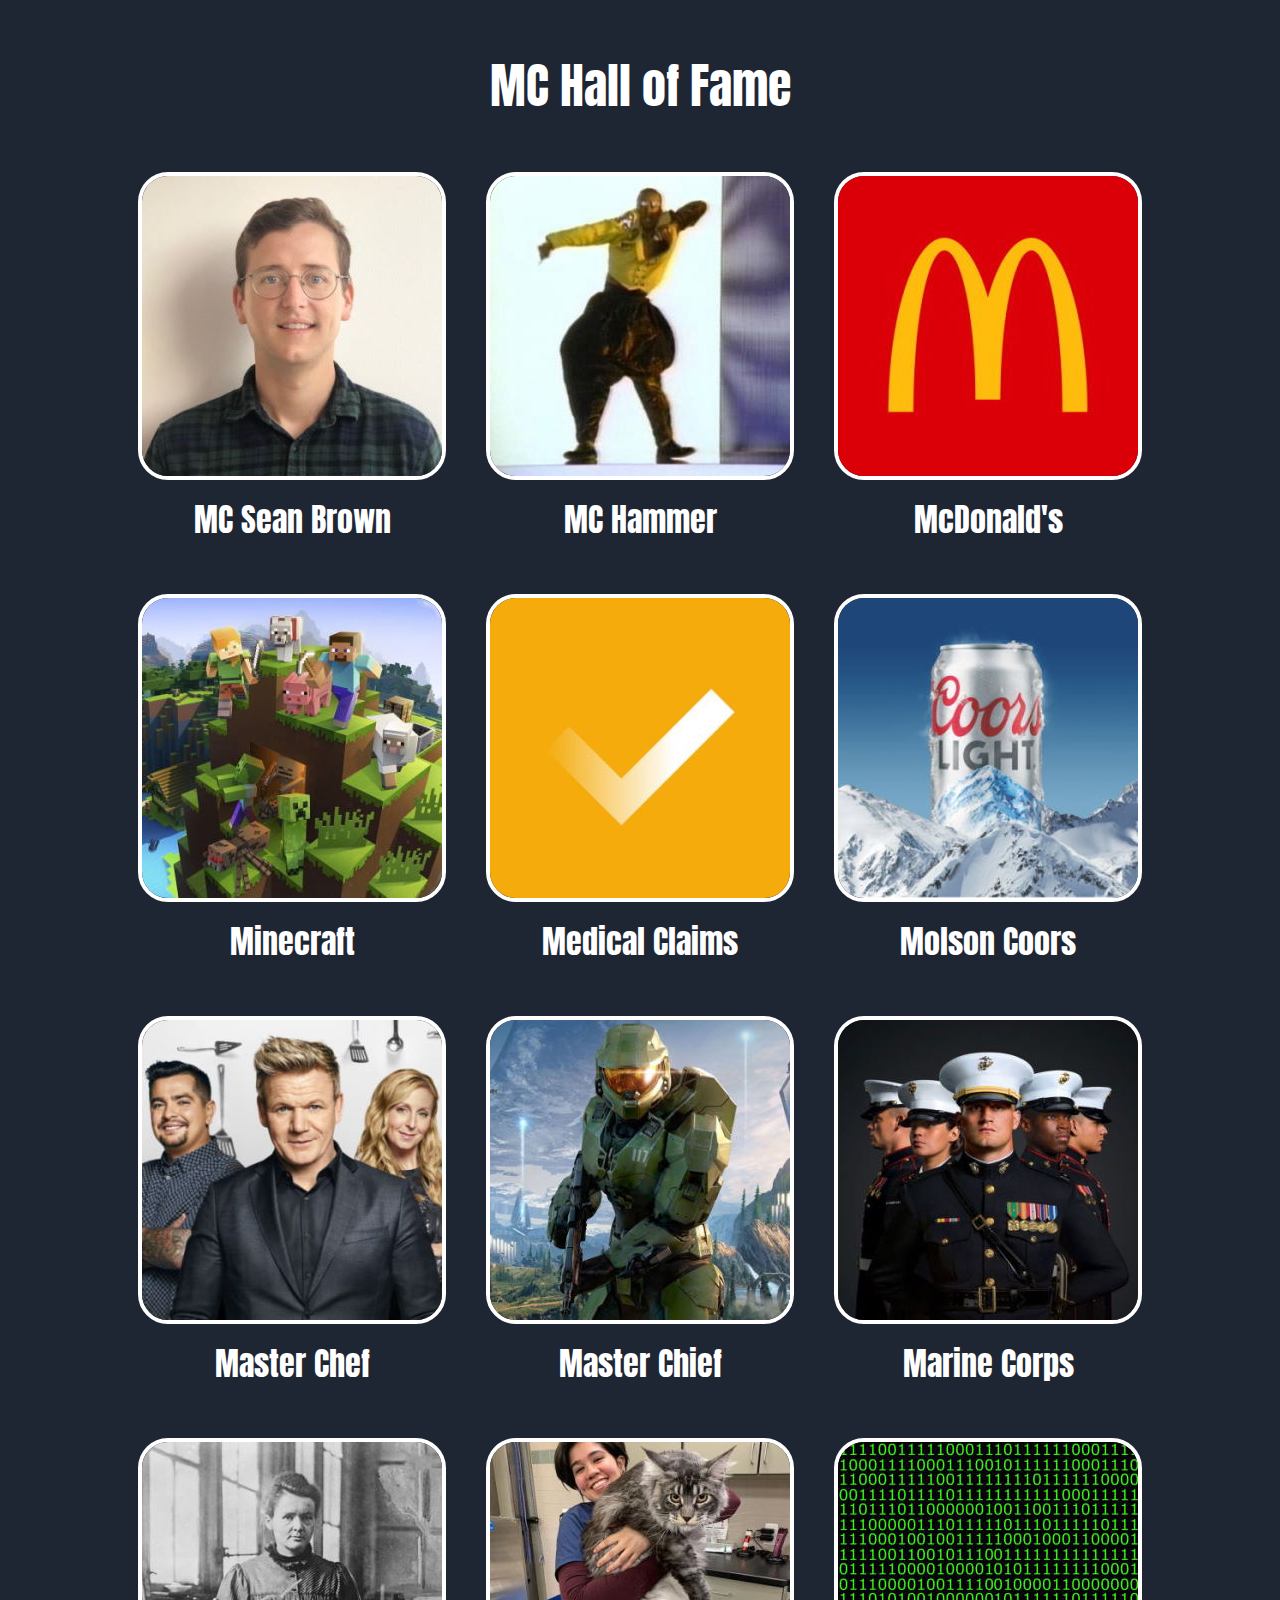
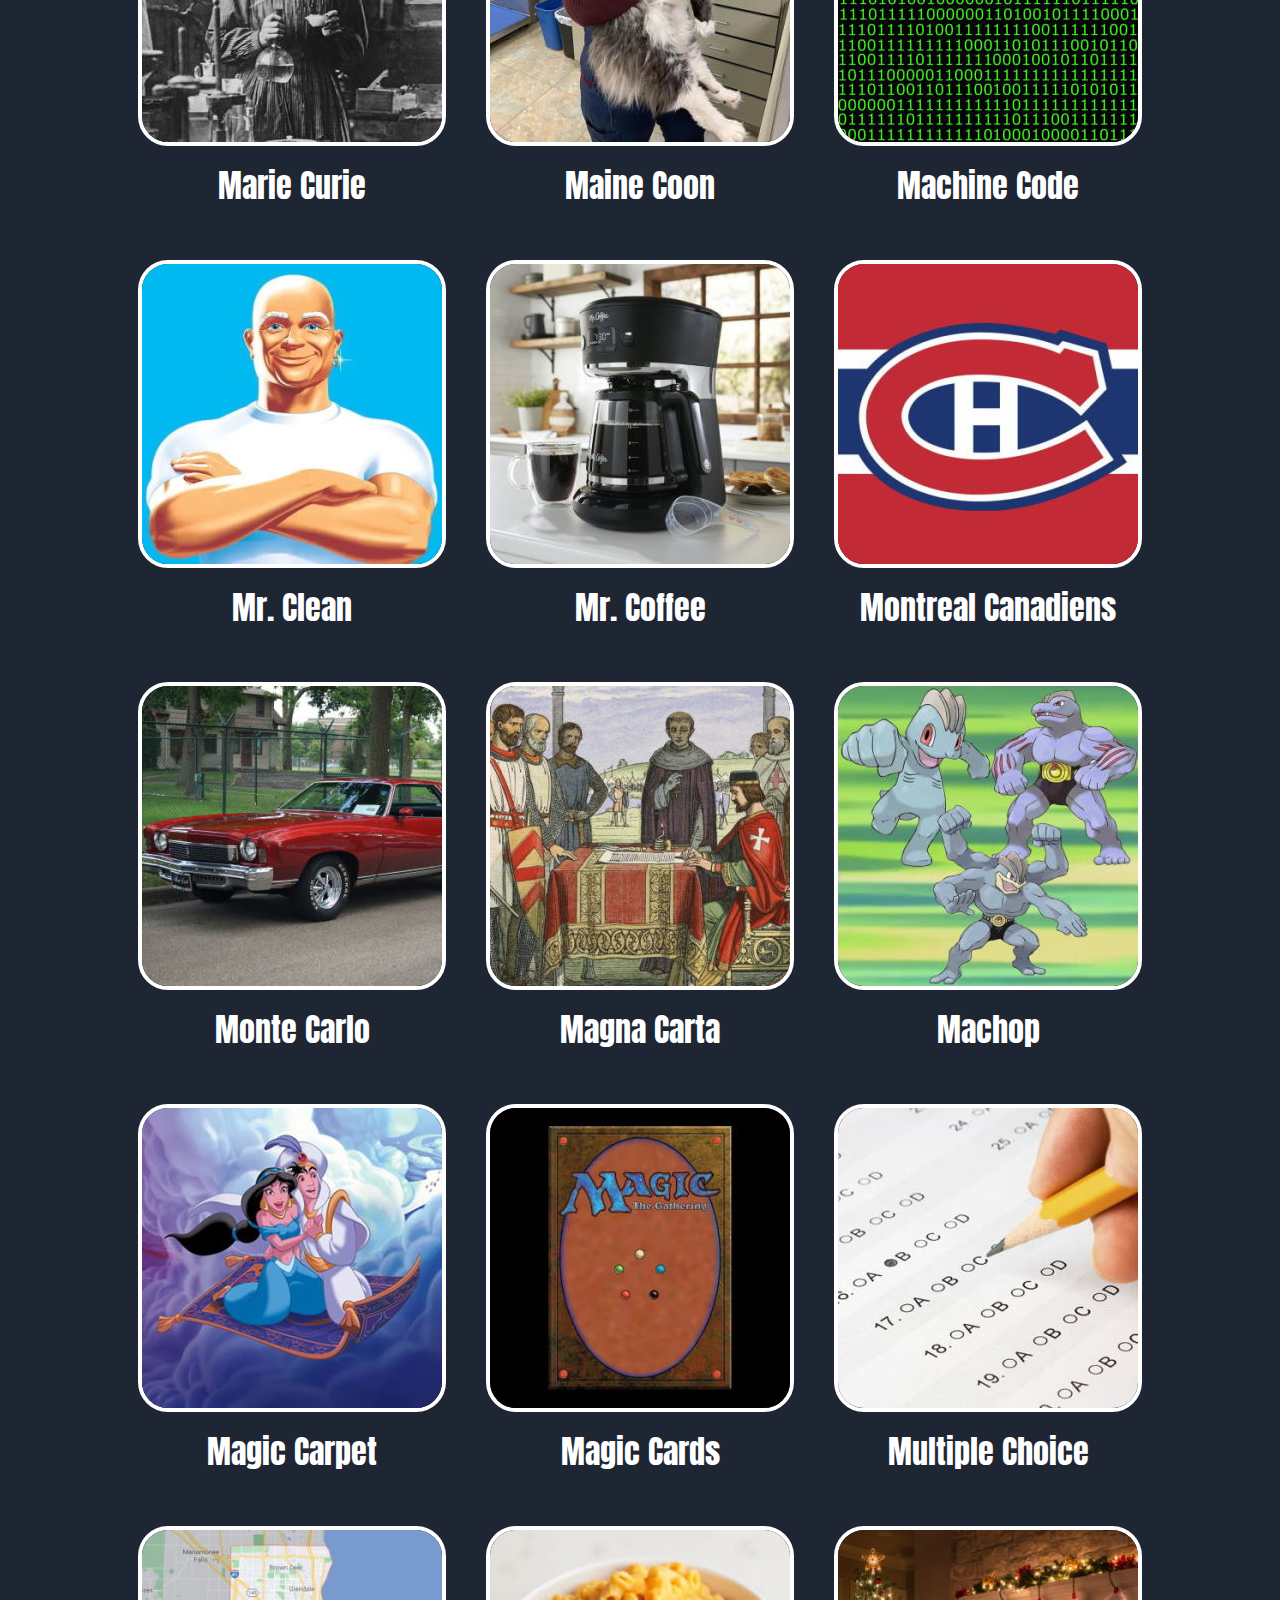
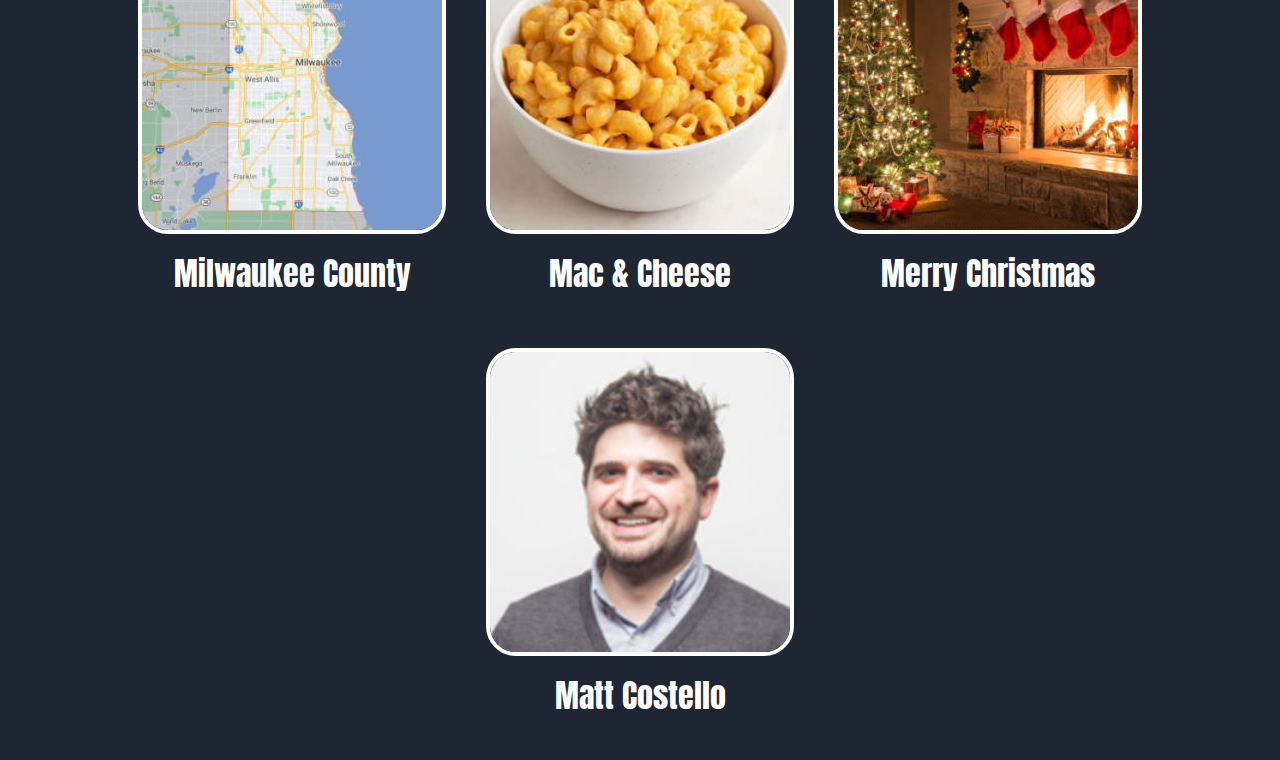
<file: mc-hall-of-fame/index.html>
<html>

<head>
  <title>MC Hall of Fame</title>
  <link rel="preconnect" href="https://fonts.gstatic.com">
  <link href="https://fonts.googleapis.com/css2?family=Anton&display=swap" rel="stylesheet">
  <style>
    html,
    body {
      margin: 0;
      padding: 0;
      background: #1E2533;
      color: #FFFFFF;
      font-family: Impact, Anton, Haettenschweiler, 'Arial Narrow Bold', sans-serif
    }

    .header {
      font-size: 48px;
      text-align: center;
      margin: 50px 0 20px 0;
    }

    .container {
      display: flex;
      flex-wrap: wrap;
      justify-content: center;
      padding: 0 20px 20px;
    }

    .container>div {
 
      margin: 30px 20px 20px 20px;
    }

    .container>div>img {
      border: 4px solid #FFFFFF;
      border-radius: 30px;
    }

    .container>div>div {
      font-size: 32px;
      text-align: center;
      margin-top: 15px;
    }

    @media print {
      .container>div {
        page-break-after: avoid;
      }
    }
  </style>
</head>

<body>
  <div class="header">MC Hall of Fame</div>
  <div class="container">
    <div>
      <img src="images/seanbrown.jpg" />
      <div>MC Sean Brown</div>
    </div>
    <div>
      <img src="images/mchammer.jpg" />
      <div>MC Hammer</div>
    </div>
    <div>
      <img src="images/mcdonalds.jpg" />
      <div>McDonald's</div>
    </div>
    <div>
      <img src="images/minecraft.jpg" />
      <div>Minecraft</div>
    </div>
    <div>
      <img src="images/medicalclaims.jpg" />
      <div>Medical Claims</div>
    </div>
    <div>
      <img src="images/molsoncoors.jpg" />
      <div>Molson Coors</div>
    </div>
    <div>
      <img src="images/masterchef.jpg" />
      <div>Master Chef</div>
    </div>
    <div>
      <img src="images/masterchief.jpg" />
      <div>Master Chief</div>
    </div>
    <div>
      <img src="images/marinecorps.jpg" />
      <div>Marine Corps</div>
    </div>
    <div>
      <img src="images/mariecurie.jpg" />
      <div>Marie Curie</div>
    </div>
    <div>
      <img src="images/mainecoon.jpg" />
      <div>Maine Coon</div>
    </div>
    <div>
      <img src="images/machinecode.jpg" />
      <div>Machine Code</div>
    </div>
    <div>
      <img src="images/mrclean.jpg" />
      <div>Mr. Clean</div>
    </div>
    <div>
      <img src="images/mrcoffee.jpg" />
      <div>Mr. Coffee</div>
    </div>
    <div>
      <img src="images/montrealcandiens.jpg" />
      <div>Montreal Canadiens</div>
    </div>
    <div>
      <img src="images/montecarlo.jpg" />
      <div>Monte Carlo</div>
    </div>
    <div>
      <img src="images/magnacarta.jpg" />
      <div>Magna Carta</div>
    </div>
    <div>
      <img src="images/machop.jpg" />
      <div>Machop</div>
    </div>

    <div>
      <img src="images/magiccarpet.jpg" />
      <div>Magic Carpet</div>
    </div>
    <div>
      <img src="images/magiccards.jpg" />
      <div>Magic Cards</div>
    </div>
    <div>
      <img src="images/multiplechoice.jpg" />
      <div>Multiple Choice</div>
    </div>
    <div>
      <img src="images/milwaukeecounty.jpg" />
      <div>Milwaukee County</div>
    </div>
    <div>
      <img src="images/macncheese.jpg" />
      <div>Mac & Cheese</div>
    </div>
    <div>
      <img src="images/merrychristmas.jpg" />
      <div>Merry Christmas</div>
    </div>

    <div>
      <img src="images/mattcostello.jpg" />
      <div>Matt Costello</div>
    </div>
  </div>
</body>

</html>
</file>
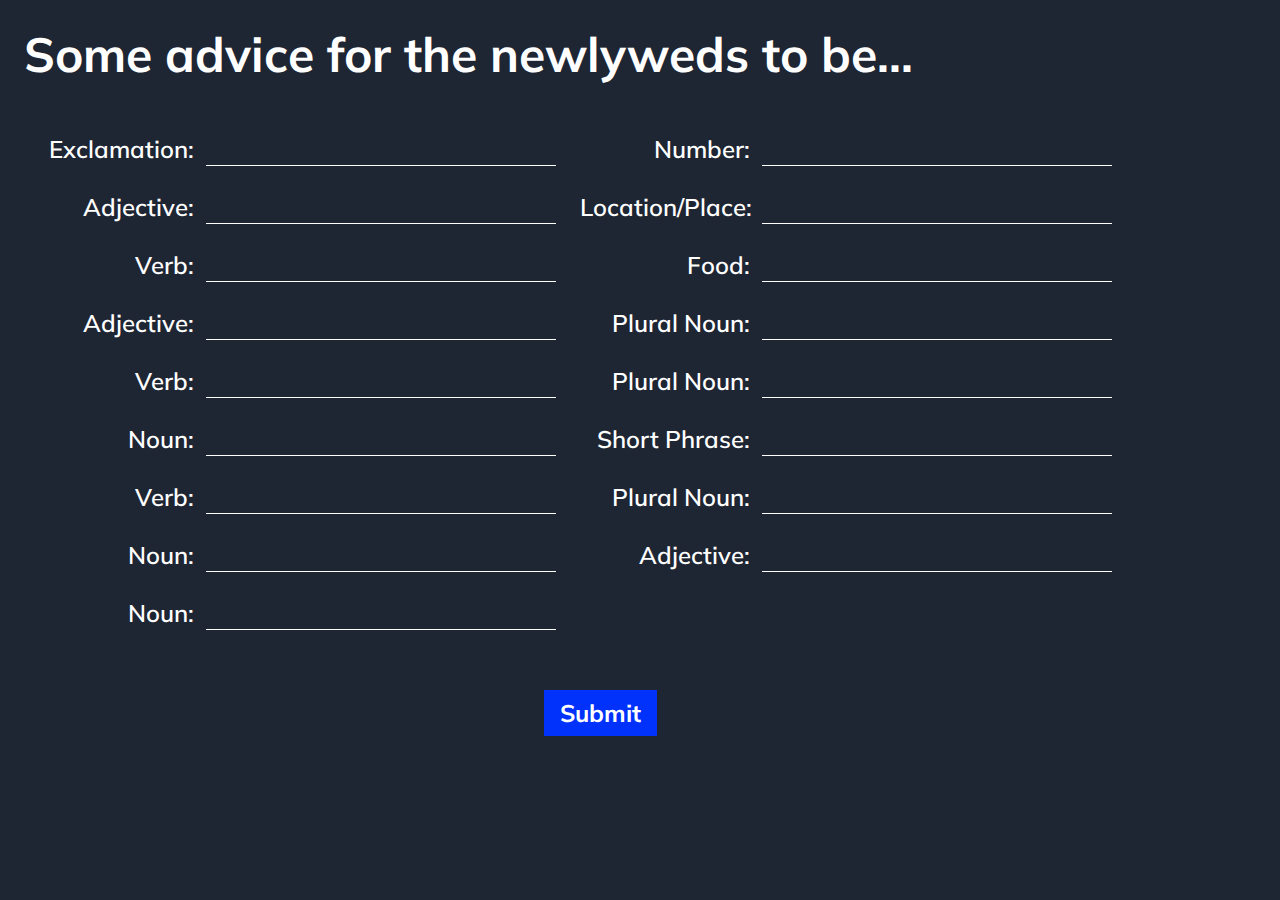
<file: wedding-lib/index.html>
<html>

<head>
  <title>Wedding Lib</title>
  <link rel="preconnect" href="https://fonts.googleapis.com">
  <link rel="preconnect" href="https://fonts.gstatic.com" crossorigin>
  <link href="https://fonts.googleapis.com/css2?family=Mulish:wght@400;500;600;700&display=swap" rel="stylesheet">
  <style>
    html,
    body {
      margin: 0;
      padding: 0;
    }

    body {
      background-color: #1E2533;
      color: #FFFFFF;
      padding: 24px;
      max-width: 1200px;
      box-sizing: border-box;
      font-family: 'Mulish', sans-serif;
      transition: background-color 1s ease-in;
      transition: color .5s ease-out;

    }

    .header {
      font-size: 48px;
      font-weight: 700;
    }

    .input-wrapper {
      margin-top: 48px;
    }

    .input-columns {
      display: flex;
      flex-direction: row;
      gap: 24px;
    }

    @media only screen and (max-width: 1149px) {
      .input-columns {
        flex-direction: column;
        gap: 24px;
      }

      .button-wrapper {
        max-width: 520px;
      }
    }

    .input-column {
      display: flex;
      flex-direction: column;
      gap: 24px;
    }

    .input-row {
      display: flex;
      flex-direction: row;
      align-items: center;
    }

    .input-row label {
      width: 170;
      text-align: right;
      margin-right: 12px;
      font-size: 24px;
      font-weight: 600;
    }

    input[type=text] {
      background: transparent;
      color: #1bdfc7;
      padding: 4px;
      font-family: 'Mulish', sans-serif;
      font-size: 20px;
      font-weight: 700;
      width: 350px;
      border: none;
      border-bottom: 1px solid white;
    }

    input[type=text]:focus,
    input[type=text]:active {
      outline: none;
      border: none;
      border-bottom: 1px solid white;
    }

    .button-wrapper {
      text-align: center;
      margin-top: 60px;
    }

    .submit-button {
      background: #0032FC;
      color: #FFFFFF;
      font-family: 'Mulish', sans-serif;
      font-size: 24px;
      font-weight: 700;
      border: none;
      padding: 8px 16px;
      cursor: pointer;
    }

    .submit-button:focus,
    .submit-button:active {
      outline: 1px solid #FFFFFF;
    }

    .result-wrapper {
      margin-top: 48px;
      margin-left: 12px;
      font-size: 24px;
      display: none;
    }

    .result-row {
      display: flex;
      flex-direction: row;
      font-size: 24px;
      margin-bottom: 24px;
      white-space: nowrap;
      font-weight: 600;
    }

    .result-number-list {
      padding: 18px;
    }

    .sub-row {
      margin-left: 28px;
    }

    .result-line {
      display: flex;
      flex-direction: column;
      position: relative;
      margin: 0 4px;
    }

    .result-text {
      border-bottom: 1px solid #727C8F;
      color: #0032FC;
      padding: 0 8px;
      font-weight: 700;
      min-height: 30px;
      white-space: nowrap;
      text-align: center;
    }

    .result-type {
      color: #727C8F;
      position: absolute;
      top: 100%;
      left: 0;
      right: 0;
      font-size: 10px;
      line-height: 10px;
      text-align: center;
      margin-top: 1px;
    }
  </style>
  <script>
    function submit() {

      for (i = 1; i <= 17; i++) {
        document.getElementById("result" + i).innerHTML = document.getElementById("line" + i).value;
      }

      document.body.style.backgroundColor = "#FFFFFF";
      document.body.style.color = "#424B5E";

      document.getElementById("input-section").style.display = 'none';
      document.getElementById("result-section").style.display = 'block';
    }
  </script>
</head>

<body>
  <div class="header">Some advice for the newlyweds to be...</div>
  <div id="input-section" class="input-wrapper">
    <div class="input-columns">
      <div class="input-column">
        <div class="input-row">
          <label>Exclamation:</label>
          <input id="line1" type="text" />
        </div>
        <div class="input-row">
          <label>Adjective:</label>
          <input id="line2" type="text" />
        </div>
        <div class="input-row">
          <label>Verb:</label>
          <input id="line3" type="text" />
        </div>
        <div class="input-row">
          <label>Adjective:</label>
          <input id="line4" type="text" />
        </div>
        <div class="input-row">
          <label>Verb:</label>
          <input id="line5" type="text" />
        </div>
        <div class="input-row">
          <label>Noun:</label>
          <input id="line6" type="text" />
        </div>
        <div class="input-row">
          <label>Verb:</label>
          <input id="line7" type="text" />
        </div>
        <div class="input-row">
          <label>Noun:</label>
          <input id="line8" type="text" />
        </div>
        <div class="input-row">
          <label>Noun:</label>
          <input id="line9" type="text" />
        </div>
      </div>
      <div class="input-column">
        <div class="input-row">
          <label>Number:</label>
          <input id="line10" type="text" />
        </div>
        <div class="input-row">
          <label>Location/Place:</label>
          <input id="line11" type="text" />
        </div>
        <div class="input-row">
          <label>Food:</label>
          <input id="line12" type="text" />
        </div>
        <div class="input-row">
          <label>Plural Noun:</label>
          <input id="line13" type="text" />
        </div>
        <div class="input-row">
          <label>Plural Noun:</label>
          <input id="line14" type="text" />
        </div>
        <div class="input-row">
          <label>Short Phrase:</label>
          <input id="line15" type="text" />
        </div>
        <div class="input-row">
          <label>Plural Noun:</label>
          <input id="line16" type="text" />
        </div>
        <div class="input-row">
          <label>Adjective:</label>
          <input id="line17" type="text" />
        </div>
      </div>
    </div>
    <div class="button-wrapper">
      <button type="button" class="submit-button" onclick="submit()">Submit</button>
    </div>
  </div>
  <div id="result-section" class="result-wrapper">
    <div class="result-row">
      <div>When I heard Nate and Allison were getting married, I shouted</div>
      <div class="result-line">
        <div class="result-text" id="result1"></div>
        <div class="result-type">exclamation</div>
      </div>
      <div>!</div>
    </div>

    <div class="result-row">
      <div>I am so</div>
      <div class="result-line">
        <div class="result-text" id="result2"></div>
        <div class="result-type">adjective</div>
      </div>
      <div>for the two of you. Here's my advice for a happy marriage:</div>
    </div>

    <div class="result-number-list">
      <div class="result-row number-row">
        <div>1. Always help each other</div>
        <div class="result-line">
          <div class="result-text" id="result3"></div>
          <div class="result-type">verb</div>
        </div>
        <div>.</div>
      </div>

      <div class="result-row number-row">
        <div>2. Never go to bed</div>
        <div class="result-line">
          <div class="result-text" id="result4"></div>
          <div class="result-type">adjective</div>
        </div>
        <div>.</div>
      </div>

      <div class="result-row number-row">
        <div>3. Nate, you should always </div>
        <div class="result-line">
          <div class="result-text" id="result5"></div>
          <div class="result-type">verb</div>
        </div>
        <div>Allison's</div>
        <div class="result-line">
          <div class="result-text" id="result6"></div>
          <div class="result-type">noun</div>
        </div>
        <div>.</div>
      </div>

      <div class="result-row number-row">
        <div>4. Allison, you should always </div>
        <div class="result-line">
          <div class="result-text" id="result7"></div>
          <div class="result-type">verb</div>
        </div>
        <div>Nate's</div>
        <div class="result-line">
          <div class="result-text" id="result8"></div>
          <div class="result-type">noun</div>
        </div>
        <div>.</div>
      </div>

      <div class="result-row number-row">
        <div>5. Don't ever forget each other's</div>
        <div class="result-line">
          <div class="result-text" id="result9"></div>
          <div class="result-type">noun</div>
        </div>
        <div>.</div>
      </div>

      <div class="result-row number-row">
        <div>6. Schedule a date night at least</div>
        <div class="result-line">
          <div class="result-text" id="result10"></div>
          <div class="result-type">number</div>
        </div>
        <div>times a month.</div>
      </div>

      <div class="result-row sub-row">
        <div>I recommend going to</div>
        <div class="result-line">
          <div class="result-text" id="result11"></div>
          <div class="result-type">location</div>
        </div>
        <div>and trying the</div>
        <div class="result-line">
          <div class="result-text" id="result12"></div>
          <div class="result-type">food</div>
        </div>
        <div>.</div>
      </div>

      <div class="result-row number-row">
        <div>7. Always be there for each other through</div>
        <div class="result-line">
          <div class="result-text" id="result13"></div>
          <div class="result-type">noun</div>
        </div>
        <div>and</div>
        <div class="result-line">
          <div class="result-text" id="result14"></div>
          <div class="result-type">noun</div>
        </div>
        <div>.</div>
      </div>

      <div class="result-row number-row">
        <div>8. Finally, remeber to say</div>
        <div class="result-line">
          <div class="result-text" id="result15"></div>
          <div class="result-type">phrase</div>
        </div>
        <div>at least once a day.</div>
      </div>
    </div>

    <div class="result-row">
      <div>I wish you lots of</div>
      <div class="result-line">
        <div class="result-text" id="result16"></div>
        <div class="result-type">noun</div>
      </div>
      <div>and a</div>
      <div class="result-line">
        <div class="result-text" id="result17"></div>
        <div class="result-type">adjective</div>
      </div>
      <div>marriage for many years to come!</div>
    </div>

  </div>

</body>

</html>
</file>
